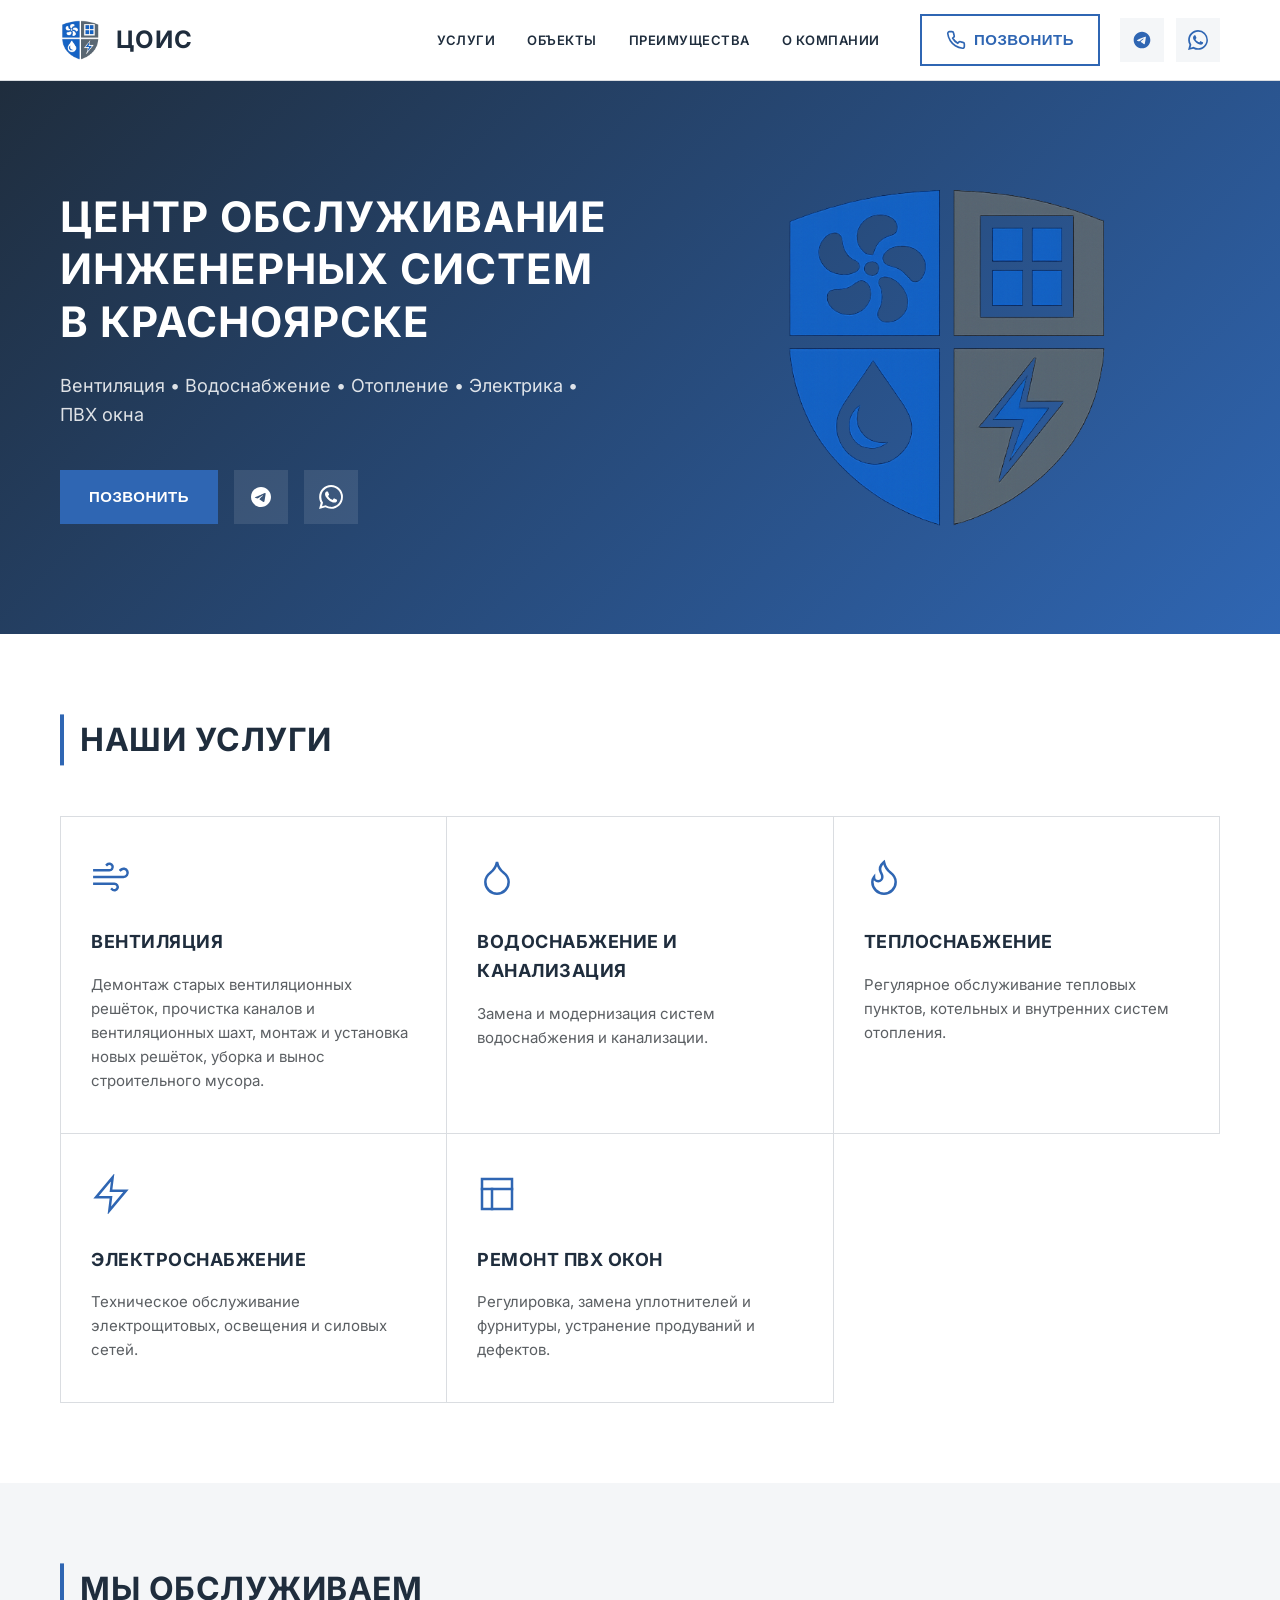
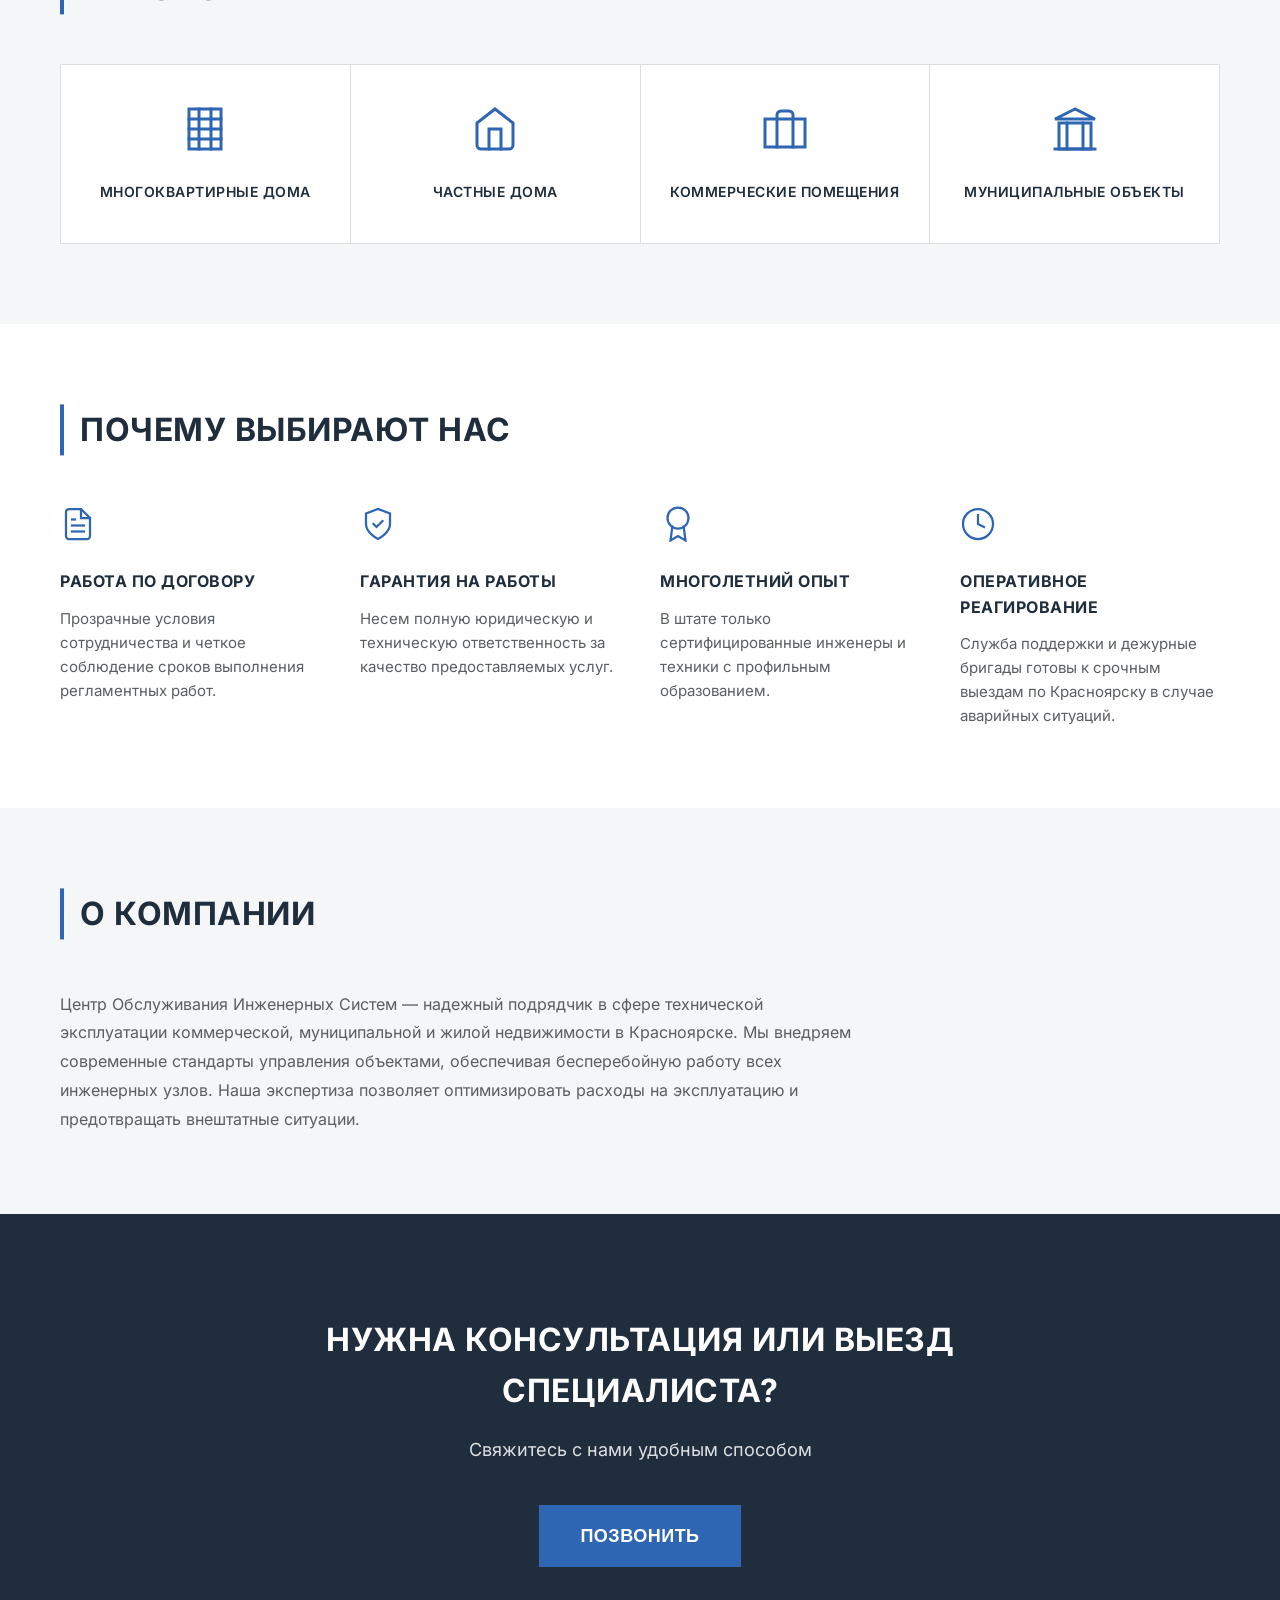
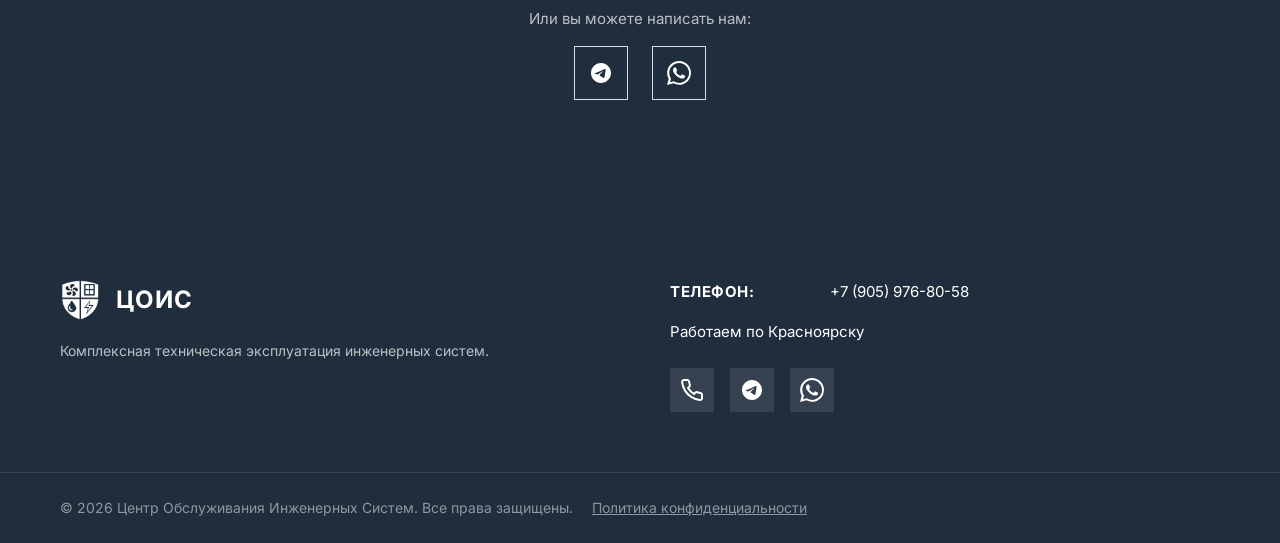
<file: index.html>
<!DOCTYPE html>
<html lang="ru">

<head>
    <meta charset="UTF-8">
    <meta name="viewport" content="width=device-width, initial-scale=1.0">
    <meta name="description"
        content="Центр Обслуживания Инженерных Систем в Красноярске. Профессиональный монтаж, ремонт и техническое обслуживание вентиляции, водоснабжения, отопления, электрики и ПВХ окон для частных, коммерческих и муниципальных объектов.">
    <meta name="keywords"
        content="обслуживание инженерных систем, Красноярск, вентиляция, водоснабжение, отопление, электрика, ремонт окон, ЦОИС">
    <meta name="author" content="ЦОИС">
    <title>Центр Обслуживания Инженерных Систем | Красноярск</title>


    <link rel="icon" type="image/png" href="image/logo.png">
    <link rel="apple-touch-icon" href="image/logo.png">


    <link rel="stylesheet" href="css/styles.css">
    <link rel="stylesheet" href="css/fonts.css">
    <!-- Yandex.Metrika counter -->
    <script type="text/javascript">
        (function (m, e, t, r, i, k, a) {
            m[i] = m[i] || function () { (m[i].a = m[i].a || []).push(arguments) };
            m[i].l = 1 * new Date();
            for (var j = 0; j < document.scripts.length; j++) { if (document.scripts[j].src === r) { return; } }
            k = e.createElement(t), a = e.getElementsByTagName(t)[0], k.async = 1, k.src = r, a.parentNode.insertBefore(k, a)
        })(window, document, 'script', 'https://mc.yandex.ru/metrika/tag.js?id=108239264', 'ym');

        ym(108239264, 'init', { ssr: true, clickmap: true, ecommerce: "dataLayer", referrer: document.referrer, url: location.href, accurateTrackBounce: true, trackLinks: true });
    </script>
    <noscript>
        <div><img src="https://mc.yandex.ru/watch/108239264" style="position:absolute; left:-9999px;" alt="" /></div>
    </noscript>
    <!-- /Yandex.Metrika counter -->
</head>

<body>
    <header class="header" id="header">
        <div class="container header-container">
            <a href="#" class="logo">
                <img src="image/logo.png" alt="ЦОИС" class="logo-img">
                <span class="logo-text">ЦОИС</span>
            </a>
            <div class="header-right">
                <nav class="nav">
                    <a href="#services">Услуги</a>
                    <a href="#objects">Объекты</a>
                    <a href="#advantages">Преимущества</a>
                    <a href="#about">О компании</a>
                </nav>
                <div class="header-actions">
                    <button class="btn btn-call-outline" id="headerCallBtn">
                        <svg viewBox="0 0 24 24" fill="none" stroke="currentColor" stroke-width="2"
                            stroke-linecap="square" stroke-linejoin="miter" class="btn-icon">
                            <path
                                d="M22 16.92v3a2 2 0 0 1-2.18 2 19.79 19.79 0 0 1-8.63-3.07 19.5 19.5 0 0 1-6-6 19.79 19.79 0 0 1-3.07-8.67A2 2 0 0 1 4.11 2h3a2 2 0 0 1 2 1.72 12.84 12.84 0 0 0 .7 2.81 2 2 0 0 1-.45 2.11L8.09 9.91a16 16 0 0 0 6 6l1.27-1.27a2 2 0 0 1 2.11-.45 12.84 12.84 0 0 0 2.81.7A2 2 0 0 1 22 16.92z">
                            </path>
                        </svg>
                        <span class="btn-text">Позвонить</span>
                    </button>

                    <div class="header-socials">
                        <a href="https://t.me/cois24ru" target="_blank" class="header-social-icon"
                            aria-label="Telegram">
                            <svg viewBox="0 0 24 24" fill="currentColor">
                                <path
                                    d="M12 2C6.48 2 2 6.48 2 12s4.48 10 10 10 10-4.48 10-10S17.52 2 12 2zm4.64 6.8c-.15 1.58-.8 5.42-1.13 7.19-.14.75-.42 1-.68 1.03-.58.05-1.02-.38-1.58-.75-.88-.58-1.38-.94-2.23-1.5-.99-.65-.35-1.01.22-1.59.15-.15 2.71-2.48 2.76-2.69a.2.2 0 0 0-.05-.18c-.06-.05-.14-.03-.21-.02-.09.02-1.49.95-4.22 2.79-.4.27-.76.41-1.08.4-.36-.01-1.04-.2-1.55-.37-.63-.2-1.12-.31-1.08-.66.02-.18.27-.36.74-.55 2.92-1.27 4.86-2.11 5.83-2.51 2.78-1.16 3.35-1.36 3.73-1.36.08 0 .27.02.39.12.1.08.13.19.14.27-.01.06.01.24 0 .38z" />
                            </svg>
                        </a>
                        <a href="https://wa.me/79059768058" target="_blank" class="header-social-icon"
                            aria-label="WhatsApp">
                            <svg viewBox="0 0 24 24" fill="currentColor">
                                <path
                                    d="M17.47 14.38c-.29-.15-1.76-.87-2.03-.97-.27-.1-.47-.15-.67.15-.2.3-.77.97-.94 1.16-.17.2-.35.22-.64.08-.3-.15-1.26-.46-2.39-1.48-.88-.79-1.46-1.76-1.63-2.06-.17-.3-.02-.46.13-.61.13-.13.3-.35.45-.52.15-.17.2-.3.3-.5.1-.2.05-.37-.03-.52-.07-.15-.67-1.61-.92-2.21-.24-.58-.49-.5-.67-.51h-.57c-.2 0-.52.07-.79.37-.27.3-1.04 1.02-1.04 2.48s1.07 2.88 1.21 3.07c.15.2 2.1 3.2 5.08 4.49.71.31 1.26.49 1.69.63.71.23 1.36.19 1.87.12.57-.08 1.76-.72 2.01-1.41.25-.69.25-1.29.17-1.41-.07-.12-.27-.2-.57-.35m-5.42 7.4h-.01c-1.75 0-3.46-.47-4.96-1.36l-.35-.21-3.69.97.98-3.6-.23-.37A9.82 9.82 0 0 1 2.27 12c0-5.45 4.44-9.88 9.89-9.88 2.64 0 5.12 1.03 6.99 2.9 1.87 1.86 2.89 4.35 2.89 6.99-.01 5.45-4.45 9.88-9.9 9.88m8.41-18.3A11.83 11.83 0 0 0 12.05 0C5.5 0 .16 5.34.16 11.89c0 2.1.55 4.14 1.59 5.95L.06 24l6.3-1.65a11.9 11.9 0 0 0 5.68 1.45h.01c6.55 0 11.89-5.33 11.89-11.89a11.83 11.83 0 0 0-3.48-8.41z" />
                            </svg>
                        </a>
                    </div>
                </div>
            </div>
        </div>
    </header>

    <main>
        <section class="hero">
            <div class="container hero-container">
                <div class="hero-content">
                    <h1 class="hero-title">Центр обслуживание инженерных систем в Красноярске</h1>
                    <p class="hero-subtitle">Вентиляция &bull; Водоснабжение &bull; Отопление &bull; Электрика &bull;
                        ПВХ окна</p>
                    <div class="hero-actions">
                        <button class="btn btn-primary" id="heroCallBtn">Позвонить</button>
                        <div class="hero-socials">
                            <a href="https://t.me/cois24ru" target="_blank" class="hero-social-icon"
                                aria-label="Telegram">
                                <svg viewBox="0 0 24 24" fill="currentColor">
                                    <path
                                        d="M12 2C6.48 2 2 6.48 2 12s4.48 10 10 10 10-4.48 10-10S17.52 2 12 2zm4.64 6.8c-.15 1.58-.8 5.42-1.13 7.19-.14.75-.42 1-.68 1.03-.58.05-1.02-.38-1.58-.75-.88-.58-1.38-.94-2.23-1.5-.99-.65-.35-1.01.22-1.59.15-.15 2.71-2.48 2.76-2.69a.2.2 0 0 0-.05-.18c-.06-.05-.14-.03-.21-.02-.09.02-1.49.95-4.22 2.79-.4.27-.76.41-1.08.4-.36-.01-1.04-.2-1.55-.37-.63-.2-1.12-.31-1.08-.66.02-.18.27-.36.74-.55 2.92-1.27 4.86-2.11 5.83-2.51 2.78-1.16 3.35-1.36 3.73-1.36.08 0 .27.02.39.12.1.08.13.19.14.27-.01.06.01.24 0 .38z" />
                                </svg>
                            </a>
                            <a href="https://wa.me/79059768058" target="_blank" class="hero-social-icon"
                                aria-label="WhatsApp">
                                <svg viewBox="0 0 24 24" fill="currentColor">
                                    <path
                                        d="M17.47 14.38c-.29-.15-1.76-.87-2.03-.97-.27-.1-.47-.15-.67.15-.2.3-.77.97-.94 1.16-.17.2-.35.22-.64.08-.3-.15-1.26-.46-2.39-1.48-.88-.79-1.46-1.76-1.63-2.06-.17-.3-.02-.46.13-.61.13-.13.3-.35.45-.52.15-.17.2-.3.3-.5.1-.2.05-.37-.03-.52-.07-.15-.67-1.61-.92-2.21-.24-.58-.49-.5-.67-.51h-.57c-.2 0-.52.07-.79.37-.27.3-1.04 1.02-1.04 2.48s1.07 2.88 1.21 3.07c.15.2 2.1 3.2 5.08 4.49.71.31 1.26.49 1.69.63.71.23 1.36.19 1.87.12.57-.08 1.76-.72 2.01-1.41.25-.69.25-1.29.17-1.41-.07-.12-.27-.2-.57-.35m-5.42 7.4h-.01c-1.75 0-3.46-.47-4.96-1.36l-.35-.21-3.69.97.98-3.6-.23-.37A9.82 9.82 0 0 1 2.27 12c0-5.45 4.44-9.88 9.89-9.88 2.64 0 5.12 1.03 6.99 2.9 1.87 1.86 2.89 4.35 2.89 6.99-.01 5.45-4.45 9.88-9.9 9.88m8.41-18.3A11.83 11.83 0 0 0 12.05 0C5.5 0 .16 5.34.16 11.89c0 2.1.55 4.14 1.59 5.95L.06 24l6.3-1.65a11.9 11.9 0 0 0 5.68 1.45h.01c6.55 0 11.89-5.33 11.89-11.89a11.83 11.83 0 0 0-3.48-8.41z" />
                                </svg>
                            </a>
                        </div>
                    </div>
                </div>
                <div class="hero-visual">
                    <img src="image/logo.png" alt="Логотип ЦОИС" class="hero-logo">
                </div>
            </div>
        </section>

        <section id="services" class="services section">
            <div class="container">
                <h2 class="section-title">Наши услуги</h2>
                <div class="services-grid">
                    <div class="service-card">
                        <div class="service-icon">
                            <svg viewBox="0 0 24 24" fill="none" stroke="currentColor" stroke-width="1.5"
                                stroke-linecap="square" stroke-linejoin="miter">
                                <path
                                    d="M9.59 4.59A2 2 0 1 1 11 8H2m10.59 11.41A2 2 0 1 0 14 16H2m15.73-8.27A2.5 2.5 0 1 1 19.5 12H2" />
                            </svg>
                        </div>
                        <h3>Вентиляция</h3>
                        <p>Демонтаж старых вентиляционных решёток, прочистка каналов и вентиляционных шахт, монтаж и
                            установка новых решёток, уборка и вынос строительного мусора.</p>
                    </div>
                    <div class="service-card">
                        <div class="service-icon">
                            <svg viewBox="0 0 24 24" fill="none" stroke="currentColor" stroke-width="1.5"
                                stroke-linecap="square" stroke-linejoin="miter">
                                <path
                                    d="M12 22a7 7 0 0 0 7-7c0-2-1-3.9-3-5.5s-3.5-4-4-6.5c-.5 2.5-2 4.9-4 6.5C6 11.1 5 13 5 15a7 7 0 0 0 7 7z" />
                            </svg>
                        </div>
                        <h3>Водоснабжение и канализация</h3>
                        <p>Замена и модернизация систем водоснабжения и канализации.</p>
                    </div>
                    <div class="service-card">
                        <div class="service-icon">
                            <svg viewBox="0 0 24 24" fill="none" stroke="currentColor" stroke-width="1.5"
                                stroke-linecap="square" stroke-linejoin="miter">
                                <path
                                    d="M8.5 14.5A2.5 2.5 0 0 0 11 12c0-1.38-.5-2-1-3-1.072-2.143-.224-4.054 2-6 .5 2.5 2 4.9 4 6.5 2 1.6 3 3.5 3 5.5a7 7 0 1 1-14 0c0-1.153.433-2.294 1-3a2.5 2.5 0 0 0 2.5 2.5z" />
                            </svg>
                        </div>
                        <h3>Теплоснабжение</h3>
                        <p>Регулярное обслуживание тепловых пунктов, котельных и внутренних систем отопления.</p>
                    </div>
                    <div class="service-card">
                        <div class="service-icon">
                            <svg viewBox="0 0 24 24" fill="none" stroke="currentColor" stroke-width="1.5"
                                stroke-linecap="square" stroke-linejoin="miter">
                                <polygon points="13 2 3 14 12 14 11 22 21 10 12 10 13 2" />
                            </svg>
                        </div>
                        <h3>Электроснабжение</h3>
                        <p>Техническое обслуживание электрощитовых, освещения и силовых сетей.</p>
                    </div>
                    <div class="service-card">
                        <div class="service-icon">
                            <svg viewBox="0 0 24 24" fill="none" stroke="currentColor" stroke-width="1.5"
                                stroke-linecap="square" stroke-linejoin="miter">
                                <rect x="3" y="3" width="18" height="18" rx="0" ry="0" />
                                <line x1="3" y1="9" x2="21" y2="9" />
                                <line x1="9" y1="21" x2="9" y2="9" />
                            </svg>
                        </div>
                        <h3>Ремонт ПВХ окон</h3>
                        <p>Регулировка, замена уплотнителей и фурнитуры, устранение продуваний и дефектов.</p>
                    </div>
                </div>
            </div>
        </section>

        <section id="objects" class="objects section bg-light">
            <div class="container">
                <h2 class="section-title">Мы обслуживаем</h2>
                <div class="objects-grid">
                    <div class="object-item">
                        <div class="object-icon">
                            <svg viewBox="0 0 24 24" fill="none" stroke="currentColor" stroke-width="1.5"
                                stroke-linecap="square" stroke-linejoin="miter">
                                <rect x="4" y="2" width="16" height="20" rx="0" ry="0" />
                                <line x1="9" y1="22" x2="9" y2="2" />
                                <line x1="15" y1="22" x2="15" y2="2" />
                                <line x1="4" y1="12" x2="20" y2="12" />
                                <line x1="4" y1="7" x2="20" y2="7" />
                                <line x1="4" y1="17" x2="20" y2="17" />
                            </svg>
                        </div>
                        <h3>Многоквартирные дома</h3>
                    </div>
                    <div class="object-item">
                        <div class="object-icon">
                            <svg viewBox="0 0 24 24" fill="none" stroke="currentColor" stroke-width="1.5"
                                stroke-linecap="square" stroke-linejoin="miter">
                                <path d="M3 9l9-7 9 7v11a2 2 0 0 1-2 2H5a2 2 0 0 1-2-2z" />
                                <polyline points="9 22 9 12 15 12 15 22" />
                            </svg>
                        </div>
                        <h3>Частные дома</h3>
                    </div>
                    <div class="object-item">
                        <div class="object-icon">
                            <svg viewBox="0 0 24 24" fill="none" stroke="currentColor" stroke-width="1.5"
                                stroke-linecap="square" stroke-linejoin="miter">
                                <rect x="2" y="7" width="20" height="14" rx="0" ry="0" />
                                <path d="M16 21V5a2 2 0 0 0-2-2h-4a2 2 0 0 0-2 2v16" />
                            </svg>
                        </div>
                        <h3>Коммерческие помещения</h3>
                    </div>
                    <div class="object-item">
                        <div class="object-icon">
                            <svg viewBox="0 0 24 24" fill="none" stroke="currentColor" stroke-width="1.5"
                                stroke-linecap="square" stroke-linejoin="miter">
                                <polygon points="12 2 2 7 22 7 12 2" />
                                <rect x="4" y="9" width="16" height="13" />
                                <line x1="8" y1="9" x2="8" y2="22" />
                                <line x1="16" y1="9" x2="16" y2="22" />
                                <line x1="2" y1="22" x2="22" y2="22" />
                            </svg>
                        </div>
                        <h3>Муниципальные объекты</h3>
                    </div>
                </div>
            </div>
        </section>

        <section id="advantages" class="advantages section">
            <div class="container">
                <h2 class="section-title">Почему выбирают нас</h2>
                <div class="advantages-grid">
                    <div class="advantage-card">
                        <div class="advantage-icon">
                            <svg viewBox="0 0 24 24" fill="none" stroke="currentColor" stroke-width="1.5"
                                stroke-linecap="square" stroke-linejoin="miter">
                                <path d="M14 2H6a2 2 0 0 0-2 2v16a2 2 0 0 0 2 2h12a2 2 0 0 0 2-2V8z" />
                                <polyline points="14 2 14 8 20 8" />
                                <line x1="16" y1="13" x2="8" y2="13" />
                                <line x1="16" y1="17" x2="8" y2="17" />
                                <polyline points="10 9 9 9 8 9" />
                            </svg>
                        </div>
                        <h3>Работа по договору</h3>
                        <p>Прозрачные условия сотрудничества и четкое соблюдение сроков выполнения регламентных работ.
                        </p>
                    </div>
                    <div class="advantage-card">
                        <div class="advantage-icon">
                            <svg viewBox="0 0 24 24" fill="none" stroke="currentColor" stroke-width="1.5"
                                stroke-linecap="square" stroke-linejoin="miter">
                                <path d="M12 22s8-4 8-10V5l-8-3-8 3v7c0 6 8 10 8 10z" />
                                <polyline points="9 12 11 14 15 10" />
                            </svg>
                        </div>
                        <h3>Гарантия на работы</h3>
                        <p>Несем полную юридическую и техническую ответственность за качество предоставляемых услуг.</p>
                    </div>
                    <div class="advantage-card">
                        <div class="advantage-icon">
                            <svg viewBox="0 0 24 24" fill="none" stroke="currentColor" stroke-width="1.5"
                                stroke-linecap="square" stroke-linejoin="miter">
                                <circle cx="12" cy="8" r="7" />
                                <polyline points="8.21 13.89 7 23 12 20 17 23 15.79 13.88" />
                            </svg>
                        </div>
                        <h3>Многолетний опыт</h3>
                        <p>В штате только сертифицированные инженеры и техники с профильным образованием.</p>
                    </div>
                    <div class="advantage-card">
                        <div class="advantage-icon">
                            <svg viewBox="0 0 24 24" fill="none" stroke="currentColor" stroke-width="1.5"
                                stroke-linecap="square" stroke-linejoin="miter">
                                <circle cx="12" cy="12" r="10" />
                                <polyline points="12 6 12 12 16 14" />
                            </svg>
                        </div>
                        <h3>Оперативное реагирование</h3>
                        <p>Служба поддержки и дежурные бригады готовы к срочным выездам по Красноярску в случае
                            аварийных ситуаций.</p>
                    </div>
                </div>
            </div>
        </section>

        <section id="about" class="about section bg-light">
            <div class="container">
                <div class="about-content">
                    <h2 class="section-title">О компании</h2>
                    <p class="about-text">
                        Центр Обслуживания Инженерных Систем — надежный подрядчик в сфере технической эксплуатации
                        коммерческой, муниципальной и жилой недвижимости в Красноярске. Мы внедряем современные
                        стандарты управления
                        объектами, обеспечивая бесперебойную работу всех инженерных узлов. Наша экспертиза позволяет
                        оптимизировать расходы на эксплуатацию и предотвращать внештатные ситуации.
                    </p>
                </div>
            </div>
        </section>

        <section class="cta section">
            <div class="container">
                <div class="cta-content">
                    <h2 class="cta-title">НУЖНА КОНСУЛЬТАЦИЯ ИЛИ ВЫЕЗД СПЕЦИАЛИСТА?</h2>
                    <p class="cta-subtitle">Свяжитесь с нами удобным способом</p>
                    <button class="btn btn-primary cta-main-btn" id="ctaCallBtn">ПОЗВОНИТЬ</button>

                    <div class="cta-messengers-group">
                        <p class="cta-messengers-title">Или вы можете написать нам:</p>
                        <div class="cta-socials">
                            <a href="https://t.me/cois24ru" target="_blank" class="cta-social-icon"
                                aria-label="Telegram">
                                <svg viewBox="0 0 24 24" fill="currentColor">
                                    <path
                                        d="M12 2C6.48 2 2 6.48 2 12s4.48 10 10 10 10-4.48 10-10S17.52 2 12 2zm4.64 6.8c-.15 1.58-.8 5.42-1.13 7.19-.14.75-.42 1-.68 1.03-.58.05-1.02-.38-1.58-.75-.88-.58-1.38-.94-2.23-1.5-.99-.65-.35-1.01.22-1.59.15-.15 2.71-2.48 2.76-2.69a.2.2 0 0 0-.05-.18c-.06-.05-.14-.03-.21-.02-.09.02-1.49.95-4.22 2.79-.4.27-.76.41-1.08.4-.36-.01-1.04-.2-1.55-.37-.63-.2-1.12-.31-1.08-.66.02-.18.27-.36.74-.55 2.92-1.27 4.86-2.11 5.83-2.51 2.78-1.16 3.35-1.36 3.73-1.36.08 0 .27.02.39.12.1.08.13.19.14.27-.01.06.01.24 0 .38z" />
                                </svg>
                            </a>
                            <a href="https://wa.me/79059768058" target="_blank" class="cta-social-icon"
                                aria-label="WhatsApp">
                                <svg viewBox="0 0 24 24" fill="currentColor">
                                    <path
                                        d="M17.47 14.38c-.29-.15-1.76-.87-2.03-.97-.27-.1-.47-.15-.67.15-.2.3-.77.97-.94 1.16-.17.2-.35.22-.64.08-.3-.15-1.26-.46-2.39-1.48-.88-.79-1.46-1.76-1.63-2.06-.17-.3-.02-.46.13-.61.13-.13.3-.35.45-.52.15-.17.2-.3.3-.5.1-.2.05-.37-.03-.52-.07-.15-.67-1.61-.92-2.21-.24-.58-.49-.5-.67-.51h-.57c-.2 0-.52.07-.79.37-.27.3-1.04 1.02-1.04 2.48s1.07 2.88 1.21 3.07c.15.2 2.1 3.2 5.08 4.49.71.31 1.26.49 1.69.63.71.23 1.36.19 1.87.12.57-.08 1.76-.72 2.01-1.41.25-.69.25-1.29.17-1.41-.07-.12-.27-.2-.57-.35m-5.42 7.4h-.01c-1.75 0-3.46-.47-4.96-1.36l-.35-.21-3.69.97.98-3.6-.23-.37A9.82 9.82 0 0 1 2.27 12c0-5.45 4.44-9.88 9.89-9.88 2.64 0 5.12 1.03 6.99 2.9 1.87 1.86 2.89 4.35 2.89 6.99-.01 5.45-4.45 9.88-9.9 9.88m8.41-18.3A11.83 11.83 0 0 0 12.05 0C5.5 0 .16 5.34.16 11.89c0 2.1.55 4.14 1.59 5.95L.06 24l6.3-1.65a11.9 11.9 0 0 0 5.68 1.45h.01c6.55 0 11.89-5.33 11.89-11.89a11.83 11.83 0 0 0-3.48-8.41z" />
                                </svg>
                            </a>
                        </div>
                    </div>
                </div>
            </div>
        </section>
    </main>

    <footer id="contacts" class="footer">
        <div class="container footer-container">
            <div class="footer-info">
                <div class="logo footer-logo">
                    <img src="image/logo.png" alt="ЦОИС" class="logo-img-footer">
                    <span>ЦОИС</span>
                </div>
                <p>Комплексная техническая эксплуатация инженерных систем.</p>
            </div>
            <div class="footer-contacts">
                <div class="contact-item">
                    <span class="contact-label">Телефон:</span>
                    <a href="tel:+79059768058">+7 (905) 976-80-58</a>
                </div>

                <div class="contact-item">
                    <span>Работаем по Красноярску</span>
                </div>
                <div class="footer-socials">
                    <a href="tel:+79059768058" class="social-icon" aria-label="Позвонить">
                        <svg viewBox="0 0 24 24" fill="none" stroke="currentColor" stroke-width="2"
                            stroke-linecap="square" stroke-linejoin="miter">
                            <path
                                d="M22 16.92v3a2 2 0 0 1-2.18 2 19.79 19.79 0 0 1-8.63-3.07 19.5 19.5 0 0 1-6-6 19.79 19.79 0 0 1-3.07-8.67A2 2 0 0 1 4.11 2h3a2 2 0 0 1 2 1.72 12.84 12.84 0 0 0 .7 2.81 2 2 0 0 1-.45 2.11L8.09 9.91a16 16 0 0 0 6 6l1.27-1.27a2 2 0 0 1 2.11-.45 12.84 12.84 0 0 0 2.81.7A2 2 0 0 1 22 16.92z">
                            </path>
                        </svg>
                    </a>
                    <a href="https://t.me/cois24ru" target="_blank" class="social-icon" aria-label="Telegram">
                        <svg viewBox="0 0 24 24" fill="currentColor">
                            <path
                                d="M12 2C6.48 2 2 6.48 2 12s4.48 10 10 10 10-4.48 10-10S17.52 2 12 2zm4.64 6.8c-.15 1.58-.8 5.42-1.13 7.19-.14.75-.42 1-.68 1.03-.58.05-1.02-.38-1.58-.75-.88-.58-1.38-.94-2.23-1.5-.99-.65-.35-1.01.22-1.59.15-.15 2.71-2.48 2.76-2.69a.2.2 0 0 0-.05-.18c-.06-.05-.14-.03-.21-.02-.09.02-1.49.95-4.22 2.79-.4.27-.76.41-1.08.4-.36-.01-1.04-.2-1.55-.37-.63-.2-1.12-.31-1.08-.66.02-.18.27-.36.74-.55 2.92-1.27 4.86-2.11 5.83-2.51 2.78-1.16 3.35-1.36 3.73-1.36.08 0 .27.02.39.12.1.08.13.19.14.27-.01.06.01.24 0 .38z" />
                        </svg>
                    </a>
                    <a href="https://wa.me/79059768058" target="_blank" class="social-icon" aria-label="WhatsApp">
                        <svg viewBox="0 0 24 24" fill="currentColor">
                            <path
                                d="M17.47 14.38c-.29-.15-1.76-.87-2.03-.97-.27-.1-.47-.15-.67.15-.2.3-.77.97-.94 1.16-.17.2-.35.22-.64.08-.3-.15-1.26-.46-2.39-1.48-.88-.79-1.46-1.76-1.63-2.06-.17-.3-.02-.46.13-.61.13-.13.3-.35.45-.52.15-.17.2-.3.3-.5.1-.2.05-.37-.03-.52-.07-.15-.67-1.61-.92-2.21-.24-.58-.49-.5-.67-.51h-.57c-.2 0-.52.07-.79.37-.27.3-1.04 1.02-1.04 2.48s1.07 2.88 1.21 3.07c.15.2 2.1 3.2 5.08 4.49.71.31 1.26.49 1.69.63.71.23 1.36.19 1.87.12.57-.08 1.76-.72 2.01-1.41.25-.69.25-1.29.17-1.41-.07-.12-.27-.2-.57-.35m-5.42 7.4h-.01c-1.75 0-3.46-.47-4.96-1.36l-.35-.21-3.69.97.98-3.6-.23-.37A9.82 9.82 0 0 1 2.27 12c0-5.45 4.44-9.88 9.89-9.88 2.64 0 5.12 1.03 6.99 2.9 1.87 1.86 2.89 4.35 2.89 6.99-.01 5.45-4.45 9.88-9.9 9.88m8.41-18.3A11.83 11.83 0 0 0 12.05 0C5.5 0 .16 5.34.16 11.89c0 2.1.55 4.14 1.59 5.95L.06 24l6.3-1.65a11.9 11.9 0 0 0 5.68 1.45h.01c6.55 0 11.89-5.33 11.89-11.89a11.83 11.83 0 0 0-3.48-8.41z" />
                        </svg>
                    </a>
                </div>
            </div>
        </div>
        <div class="footer-bottom">
            <div class="container">
                <p>&copy; 2026 Центр Обслуживания Инженерных Систем. Все права защищены. <a href="/privacy/"
                        style="text-decoration: underline; margin-left: 15px;">Политика конфиденциальности</a></p>
            </div>
        </div>
    </footer>

    <div class="popup-overlay" id="callPopup">
        <div class="popup-content">
            <button class="popup-close" id="popupCloseBtn" aria-label="Закрыть">
                <svg viewBox="0 0 24 24" fill="none" stroke="currentColor" stroke-width="2" stroke-linecap="square"
                    stroke-linejoin="miter">
                    <line x1="18" y1="6" x2="6" y2="18"></line>
                    <line x1="6" y1="6" x2="18" y2="18"></line>
                </svg>
            </button>
            <h3 class="popup-title">Связаться с нами</h3>
            <a href="tel:+79059768058" class="popup-phone">+7 (905) 976-80-58</a>
            <p class="popup-subtitle">Или напишите в удобный мессенджер:</p>
            <div class="popup-messengers">
                <a href="https://t.me/cois24ru" target="_blank" class="messenger-btn btn-tg">
                    <svg viewBox="0 0 24 24" fill="currentColor">
                        <path
                            d="M12 2C6.48 2 2 6.48 2 12s4.48 10 10 10 10-4.48 10-10S17.52 2 12 2zm4.64 6.8c-.15 1.58-.8 5.42-1.13 7.19-.14.75-.42 1-.68 1.03-.58.05-1.02-.38-1.58-.75-.88-.58-1.38-.94-2.23-1.5-.99-.65-.35-1.01.22-1.59.15-.15 2.71-2.48 2.76-2.69a.2.2 0 0 0-.05-.18c-.06-.05-.14-.03-.21-.02-.09.02-1.49.95-4.22 2.79-.4.27-.76.41-1.08.4-.36-.01-1.04-.2-1.55-.37-.63-.2-1.12-.31-1.08-.66.02-.18.27-.36.74-.55 2.92-1.27 4.86-2.11 5.83-2.51 2.78-1.16 3.35-1.36 3.73-1.36.08 0 .27.02.39.12.1.08.13.19.14.27-.01.06.01.24 0 .38z" />
                    </svg>
                    <span>Telegram</span>
                </a>
                <a href="https://wa.me/79059768058" target="_blank" class="messenger-btn btn-wa">
                    <svg viewBox="0 0 24 24" fill="currentColor">
                        <path
                            d="M17.47 14.38c-.29-.15-1.76-.87-2.03-.97-.27-.1-.47-.15-.67.15-.2.3-.77.97-.94 1.16-.17.2-.35.22-.64.08-.3-.15-1.26-.46-2.39-1.48-.88-.79-1.46-1.76-1.63-2.06-.17-.3-.02-.46.13-.61.13-.13.3-.35.45-.52.15-.17.2-.3.3-.5.1-.2.05-.37-.03-.52-.07-.15-.67-1.61-.92-2.21-.24-.58-.49-.5-.67-.51h-.57c-.2 0-.52.07-.79.37-.27.3-1.04 1.02-1.04 2.48s1.07 2.88 1.21 3.07c.15.2 2.1 3.2 5.08 4.49.71.31 1.26.49 1.69.63.71.23 1.36.19 1.87.12.57-.08 1.76-.72 2.01-1.41.25-.69.25-1.29.17-1.41-.07-.12-.27-.2-.57-.35m-5.42 7.4h-.01c-1.75 0-3.46-.47-4.96-1.36l-.35-.21-3.69.97.98-3.6-.23-.37A9.82 9.82 0 0 1 2.27 12c0-5.45 4.44-9.88 9.89-9.88 2.64 0 5.12 1.03 6.99 2.9 1.87 1.86 2.89 4.35 2.89 6.99-.01 5.45-4.45 9.88-9.9 9.88m8.41-18.3A11.83 11.83 0 0 0 12.05 0C5.5 0 .16 5.34.16 11.89c0 2.1.55 4.14 1.59 5.95L.06 24l6.3-1.65a11.9 11.9 0 0 0 5.68 1.45h.01c6.55 0 11.89-5.33 11.89-11.89a11.83 11.83 0 0 0-3.48-8.41z" />
                    </svg>
                    <span>WhatsApp</span>
                </a>
            </div>
        </div>
    </div>

    <button class="scroll-top-btn" id="scrollTopBtn" aria-label="Наверх">
        <svg viewBox="0 0 24 24" fill="none" stroke="currentColor" stroke-width="2" stroke-linecap="square"
            stroke-linejoin="miter">
            <polyline points="18 15 12 9 6 15"></polyline>
        </svg>
    </button>

    <script src="js/main.js"></script>
</body>

</html>
</file>
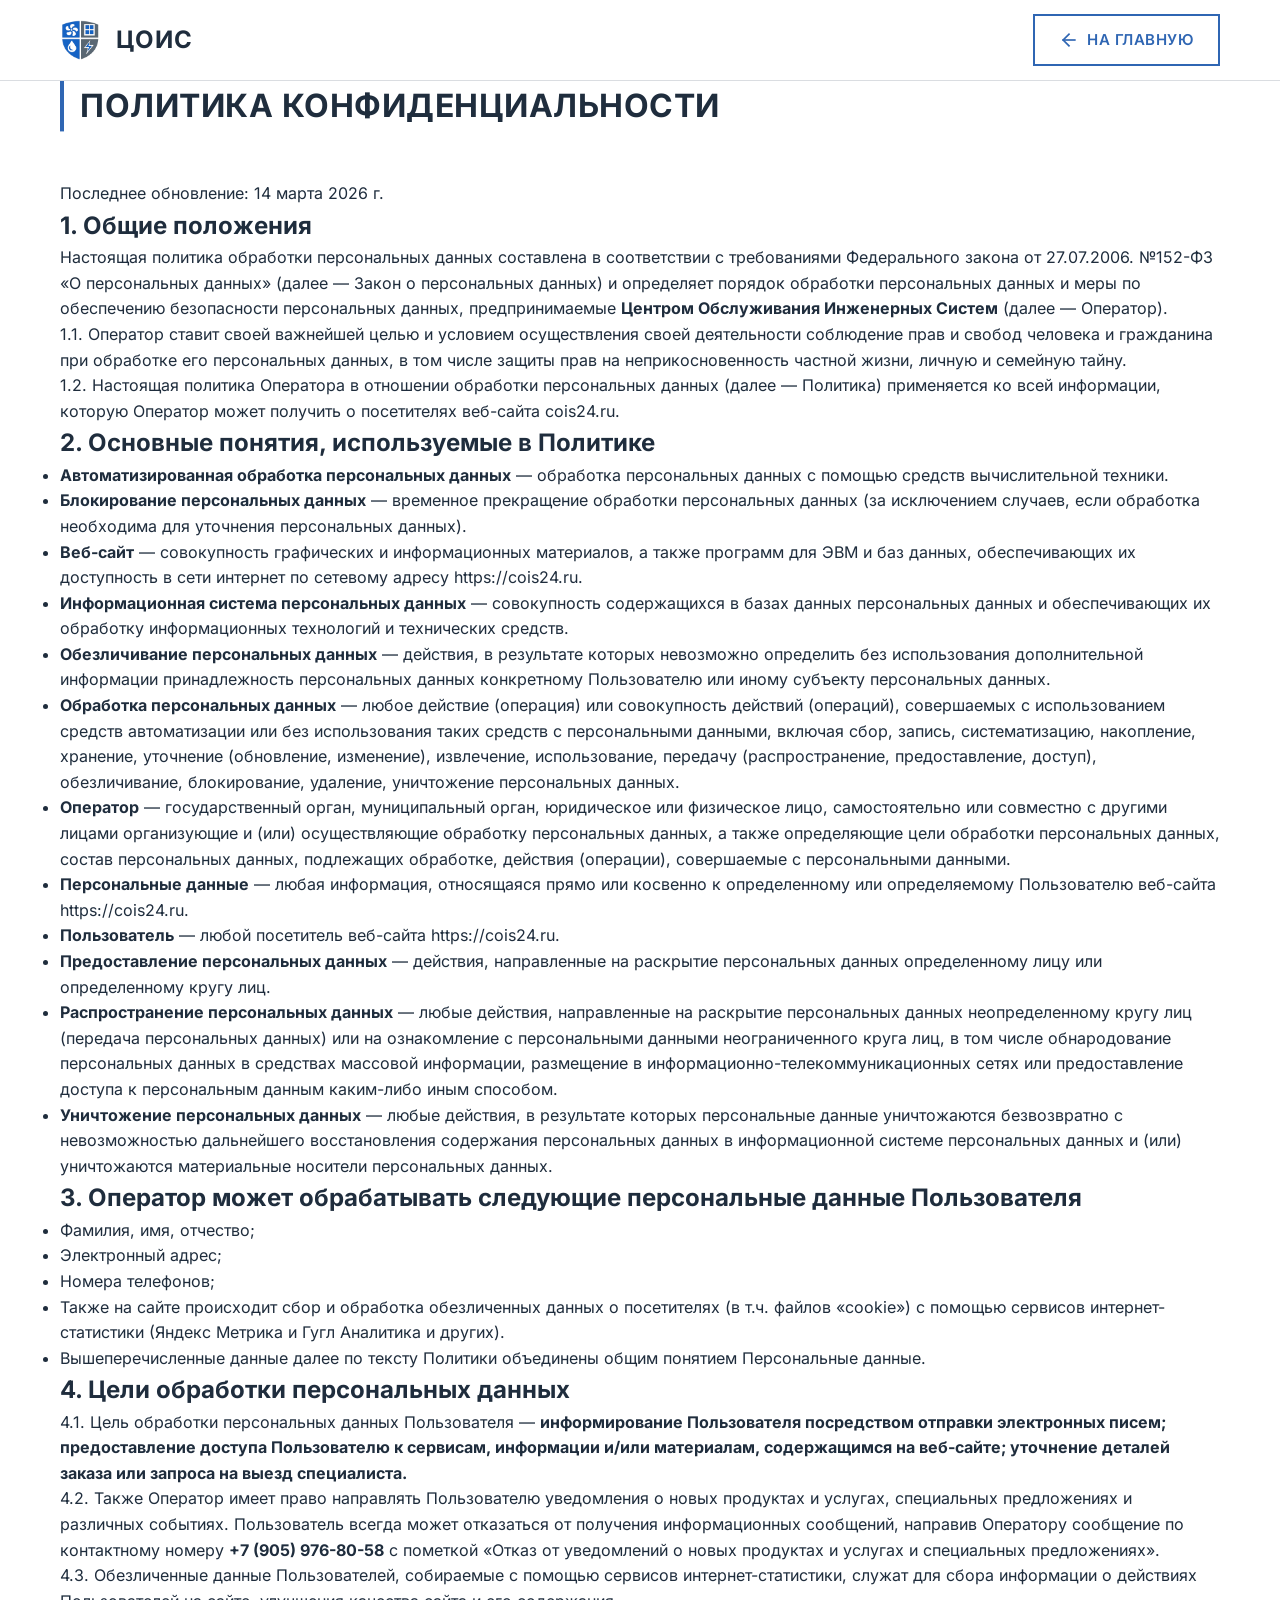
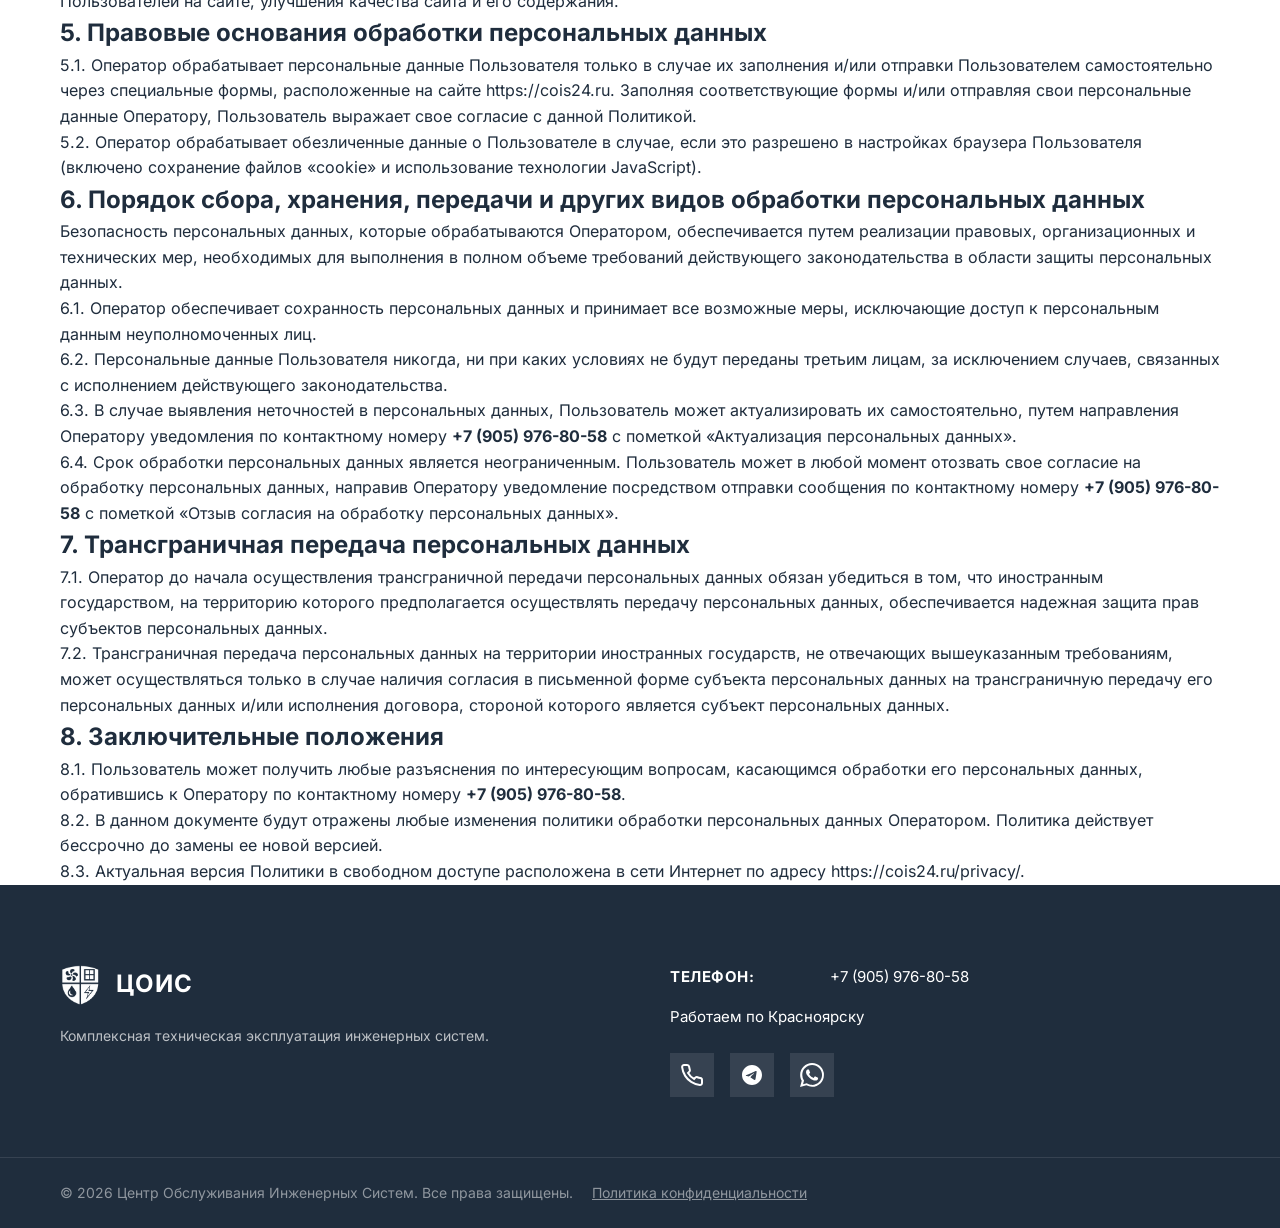
<file: privacy/index.html>
<!DOCTYPE html>
<html lang="ru">

<head>
    <meta charset="UTF-8">
    <meta name="viewport" content="width=device-width, initial-scale=1.0">
    <meta name="description"
        content="Политика конфиденциальности и обработки персональных данных Центра Обслуживания Инженерных Систем (ЦОИС) в Красноярске.">
    <meta name="robots" content="noindex, nofollow">
    <title>Политика конфиденциальности | ЦОИС</title>

    <link rel="icon" type="image/png" href="../image/logo.png">
    <link rel="apple-touch-icon" href="../image/logo.png">

    <link rel="stylesheet" href="../css/styles.css">
    <link rel="stylesheet" href="../css/fonts.css">
    <!-- Yandex.Metrika counter -->
    <script type="text/javascript">
        (function (m, e, t, r, i, k, a) {
            m[i] = m[i] || function () { (m[i].a = m[i].a || []).push(arguments) };
            m[i].l = 1 * new Date();
            for (var j = 0; j < document.scripts.length; j++) { if (document.scripts[j].src === r) { return; } }
            k = e.createElement(t), a = e.getElementsByTagName(t)[0], k.async = 1, k.src = r, a.parentNode.insertBefore(k, a)
        })(window, document, 'script', 'https://mc.yandex.ru/metrika/tag.js?id=108239264', 'ym');

        ym(108239264, 'init', { ssr: true, clickmap: true, ecommerce: "dataLayer", referrer: document.referrer, url: location.href, accurateTrackBounce: true, trackLinks: true });
    </script>
    <noscript>
        <div><img src="https://mc.yandex.ru/watch/108239264" style="position:absolute; left:-9999px;" alt="" /></div>
    </noscript>
    <!-- /Yandex.Metrika counter -->
</head>

<body>
    <header class="header" id="header">
        <div class="container header-container">
            <a href="../" class="logo">
                <img src="../image/logo.png" alt="ЦОИС" class="logo-img">
                <span class="logo-text">ЦОИС</span>
            </a>
            <div class="header-right">
                <nav class="nav">
                    <a href="../#services" style="visibility: hidden;">Услуги</a>
                </nav>
                <div class="header-actions">
                    <a href="../" class="btn btn-call-outline">
                        <svg viewBox="0 0 24 24" fill="none" stroke="currentColor" stroke-width="2"
                            stroke-linecap="square" stroke-linejoin="miter" class="btn-icon">
                            <line x1="19" y1="12" x2="5" y2="12"></line>
                            <polyline points="12 19 5 12 12 5"></polyline>
                        </svg>
                        <span class="btn-text">На главную</span>
                    </a>
                </div>
            </div>
        </div>
    </header>

    <main class="privacy-page">
        <div class="container">
            <div class="privacy-content">
                <h1 class="section-title">Политика конфиденциальности</h1>
                <p class="privacy-date">Последнее обновление: 14 марта 2026 г.</p>

                <div class="privacy-text">
                    <h2>1. Общие положения</h2>
                    <p>Настоящая политика обработки персональных данных составлена в соответствии с требованиями
                        Федерального закона от 27.07.2006. №152-ФЗ «О персональных данных» (далее — Закон о персональных
                        данных) и определяет порядок обработки персональных данных и меры по обеспечению безопасности
                        персональных данных, предпринимаемые <strong>Центром Обслуживания Инженерных Систем</strong>
                        (далее — Оператор).</p>
                    <p>1.1. Оператор ставит своей важнейшей целью и условием осуществления своей деятельности соблюдение
                        прав и свобод человека и гражданина при обработке его персональных данных, в том числе защиты
                        прав на неприкосновенность частной жизни, личную и семейную тайну.</p>
                    <p>1.2. Настоящая политика Оператора в отношении обработки персональных данных (далее — Политика)
                        применяется ко всей информации, которую Оператор может получить о посетителях веб-сайта <a
                            href="https://cois24.ru">cois24.ru</a>.</p>

                    <h2>2. Основные понятия, используемые в Политике</h2>
                    <ul>
                        <li><strong>Автоматизированная обработка персональных данных</strong> — обработка персональных
                            данных с помощью средств вычислительной техники.</li>
                        <li><strong>Блокирование персональных данных</strong> — временное прекращение обработки
                            персональных данных (за исключением случаев, если обработка необходима для уточнения
                            персональных данных).</li>
                        <li><strong>Веб-сайт</strong> — совокупность графических и информационных материалов, а также
                            программ для ЭВМ и баз данных, обеспечивающих их доступность в сети интернет по сетевому
                            адресу https://cois24.ru.</li>
                        <li><strong>Информационная система персональных данных</strong> — совокупность содержащихся в
                            базах данных персональных данных и обеспечивающих их обработку информационных технологий и
                            технических средств.</li>
                        <li><strong>Обезличивание персональных данных</strong> — действия, в результате которых
                            невозможно определить без использования дополнительной информации принадлежность
                            персональных данных конкретному Пользователю или иному субъекту персональных данных.</li>
                        <li><strong>Обработка персональных данных</strong> — любое действие (операция) или совокупность
                            действий (операций), совершаемых с использованием средств автоматизации или без
                            использования таких средств с персональными данными, включая сбор, запись, систематизацию,
                            накопление, хранение, уточнение (обновление, изменение), извлечение, использование, передачу
                            (распространение, предоставление, доступ), обезличивание, блокирование, удаление,
                            уничтожение персональных данных.</li>
                        <li><strong>Оператор</strong> — государственный орган, муниципальный орган, юридическое или
                            физическое лицо, самостоятельно или совместно с другими лицами организующие и (или)
                            осуществляющие обработку персональных данных, а также определяющие цели обработки
                            персональных данных, состав персональных данных, подлежащих обработке, действия (операции),
                            совершаемые с персональными данными.</li>
                        <li><strong>Персональные данные</strong> — любая информация, относящаяся прямо или косвенно к
                            определенному или определяемому Пользователю веб-сайта https://cois24.ru.</li>
                        <li><strong>Пользователь</strong> — любой посетитель веб-сайта https://cois24.ru.</li>
                        <li><strong>Предоставление персональных данных</strong> — действия, направленные на раскрытие
                            персональных данных определенному лицу или определенному кругу лиц.</li>
                        <li><strong>Распространение персональных данных</strong> — любые действия, направленные на
                            раскрытие персональных данных неопределенному кругу лиц (передача персональных данных) или
                            на ознакомление с персональными данными неограниченного круга лиц, в том числе обнародование
                            персональных данных в средствах массовой информации, размещение в
                            информационно-телекоммуникационных сетях или предоставление доступа к персональным данным
                            каким-либо иным способом.</li>
                        <li><strong>Уничтожение персональных данных</strong> — любые действия, в результате которых
                            персональные данные уничтожаются безвозвратно с невозможностью дальнейшего восстановления
                            содержания персональных данных в информационной системе персональных данных и (или)
                            уничтожаются материальные носители персональных данных.</li>
                    </ul>

                    <h2>3. Оператор может обрабатывать следующие персональные данные Пользователя</h2>
                    <ul>
                        <li>Фамилия, имя, отчество;</li>
                        <li>Электронный адрес;</li>
                        <li>Номера телефонов;</li>
                        <li>Также на сайте происходит сбор и обработка обезличенных данных о посетителях (в т.ч. файлов
                            «cookie») с помощью сервисов интернет-статистики (Яндекс Метрика и Гугл Аналитика и других).
                        </li>
                        <li>Вышеперечисленные данные далее по тексту Политики объединены общим понятием Персональные
                            данные.</li>
                    </ul>

                    <h2>4. Цели обработки персональных данных</h2>
                    <p>4.1. Цель обработки персональных данных Пользователя — <strong>информирование Пользователя
                            посредством отправки электронных писем; предоставление доступа Пользователю к сервисам,
                            информации и/или материалам, содержащимся на веб-сайте; уточнение деталей заказа или запроса
                            на выезд специалиста.</strong></p>
                    <p>4.2. Также Оператор имеет право направлять Пользователю уведомления о новых продуктах и услугах,
                        специальных предложениях и различных событиях. Пользователь всегда может отказаться от получения
                        информационных сообщений, направив Оператору сообщение по контактному номеру
                        <strong>+7 (905) 976-80-58</strong> с пометкой «Отказ от уведомлений о новых продуктах и услугах
                        и
                        специальных предложениях».
                    </p>
                    <p>4.3. Обезличенные данные Пользователей, собираемые с помощью сервисов интернет-статистики, служат
                        для сбора информации о действиях Пользователей на сайте, улучшения качества сайта и его
                        содержания.</p>

                    <h2>5. Правовые основания обработки персональных данных</h2>
                    <p>5.1. Оператор обрабатывает персональные данные Пользователя только в случае их заполнения и/или
                        отправки Пользователем самостоятельно через специальные формы, расположенные на сайте
                        https://cois24.ru. Заполняя соответствующие формы и/или отправляя свои персональные данные
                        Оператору, Пользователь выражает свое согласие с данной Политикой.</p>
                    <p>5.2. Оператор обрабатывает обезличенные данные о Пользователе в случае, если это разрешено в
                        настройках браузера Пользователя (включено сохранение файлов «cookie» и использование технологии
                        JavaScript).</p>

                    <h2>6. Порядок сбора, хранения, передачи и других видов обработки персональных данных</h2>
                    <p>Безопасность персональных данных, которые обрабатываются Оператором, обеспечивается путем
                        реализации правовых, организационных и технических мер, необходимых для выполнения в полном
                        объеме требований действующего законодательства в области защиты персональных данных.</p>
                    <p>6.1. Оператор обеспечивает сохранность персональных данных и принимает все возможные меры,
                        исключающие доступ к персональным данным неуполномоченных лиц.</p>
                    <p>6.2. Персональные данные Пользователя никогда, ни при каких условиях не будут переданы третьим
                        лицам, за исключением случаев, связанных с исполнением действующего законодательства.</p>
                    <p>6.3. В случае выявления неточностей в персональных данных, Пользователь может актуализировать их
                        самостоятельно, путем направления Оператору уведомления по контактному номеру
                        <strong>+7 (905) 976-80-58</strong> с пометкой «Актуализация персональных данных».
                    </p>
                    <p>6.4. Срок обработки персональных данных является неограниченным. Пользователь может в любой
                        момент отозвать свое согласие на обработку персональных данных, направив Оператору уведомление
                        посредством отправки сообщения по контактному номеру <strong>+7 (905) 976-80-58</strong> с
                        пометкой «Отзыв согласия на обработку персональных данных».</p>

                    <h2>7. Трансграничная передача персональных данных</h2>
                    <p>7.1. Оператор до начала осуществления трансграничной передачи персональных данных обязан
                        убедиться в том, что иностранным государством, на территорию которого предполагается
                        осуществлять передачу персональных данных, обеспечивается надежная защита прав субъектов
                        персональных данных.</p>
                    <p>7.2. Трансграничная передача персональных данных на территории иностранных государств, не
                        отвечающих вышеуказанным требованиям, может осуществляться только в случае наличия согласия в
                        письменной форме субъекта персональных данных на трансграничную передачу его персональных данных
                        и/или исполнения договора, стороной которого является субъект персональных данных.</p>

                    <h2>8. Заключительные положения</h2>
                    <p>8.1. Пользователь может получить любые разъяснения по интересующим вопросам, касающимся обработки
                        его персональных данных, обратившись к Оператору по контактному номеру
                        <strong>+7 (905) 976-80-58</strong>.
                    </p>
                    <p>8.2. В данном документе будут отражены любые изменения политики обработки персональных данных
                        Оператором. Политика действует бессрочно до замены ее новой версией.</p>
                    <p>8.3. Актуальная версия Политики в свободном доступе расположена в сети Интернет по адресу <a
                            href="https://cois24.ru/privacy/">https://cois24.ru/privacy/</a>.</p>
                </div>
            </div>
        </div>
    </main>

    <footer id="contacts" class="footer">
        <div class="container footer-container">
            <div class="footer-info">
                <div class="logo footer-logo">
                    <img src="../image/logo.png" alt="ЦОИС" class="logo-img-footer">
                    <span>ЦОИС</span>
                </div>
                <p>Комплексная техническая эксплуатация инженерных систем.</p>
            </div>
            <div class="footer-contacts">
                <div class="contact-item">
                    <span class="contact-label">Телефон:</span>
                    <a href="tel:+79059768058">+7 (905) 976-80-58</a>
                </div>

                <div class="contact-item">
                    <span>Работаем по Красноярску</span>
                </div>
                <div class="footer-socials">
                    <a href="tel:+79059768058" class="social-icon" aria-label="Позвонить">
                        <svg viewBox="0 0 24 24" fill="none" stroke="currentColor" stroke-width="2"
                            stroke-linecap="square" stroke-linejoin="miter">
                            <path
                                d="M22 16.92v3a2 2 0 0 1-2.18 2 19.79 19.79 0 0 1-8.63-3.07 19.5 19.5 0 0 1-6-6 19.79 19.79 0 0 1-3.07-8.67A2 2 0 0 1 4.11 2h3a2 2 0 0 1 2 1.72 12.84 12.84 0 0 0 .7 2.81 2 2 0 0 1-.45 2.11L8.09 9.91a16 16 0 0 0 6 6l1.27-1.27a2 2 0 0 1 2.11-.45 12.84 12.84 0 0 0 2.81.7A2 2 0 0 1 22 16.92z">
                            </path>
                        </svg>
                    </a>
                    <a href="https://t.me/cois24ru" target="_blank" class="social-icon" aria-label="Telegram">
                        <svg viewBox="0 0 24 24" fill="currentColor">
                            <path
                                d="M12 2C6.48 2 2 6.48 2 12s4.48 10 10 10 10-4.48 10-10S17.52 2 12 2zm4.64 6.8c-.15 1.58-.8 5.42-1.13 7.19-.14.75-.42 1-.68 1.03-.58.05-1.02-.38-1.58-.75-.88-.58-1.38-.94-2.23-1.5-.99-.65-.35-1.01.22-1.59.15-.15 2.71-2.48 2.76-2.69a.2.2 0 0 0-.05-.18c-.06-.05-.14-.03-.21-.02-.09.02-1.49.95-4.22 2.79-.4.27-.76.41-1.08.4-.36-.01-1.04-.2-1.55-.37-.63-.2-1.12-.31-1.08-.66.02-.18.27-.36.74-.55 2.92-1.27 4.86-2.11 5.83-2.51 2.78-1.16 3.35-1.36 3.73-1.36.08 0 .27.02.39.12.1.08.13.19.14.27-.01.06.01.24 0 .38z" />
                        </svg>
                    </a>
                    <a href="https://wa.me/79059768058" target="_blank" class="social-icon" aria-label="WhatsApp">
                        <svg viewBox="0 0 24 24" fill="currentColor">
                            <path
                                d="M17.47 14.38c-.29-.15-1.76-.87-2.03-.97-.27-.1-.47-.15-.67.15-.2.3-.77.97-.94 1.16-.17.2-.35.22-.64.08-.3-.15-1.26-.46-2.39-1.48-.88-.79-1.46-1.76-1.63-2.06-.17-.3-.02-.46.13-.61.13-.13.3-.35.45-.52.15-.17.2-.3.3-.5.1-.2.05-.37-.03-.52-.07-.15-.67-1.61-.92-2.21-.24-.58-.49-.5-.67-.51h-.57c-.2 0-.52.07-.79.37-.27.3-1.04 1.02-1.04 2.48s1.07 2.88 1.21 3.07c.15.2 2.1 3.2 5.08 4.49.71.31 1.26.49 1.69.63.71.23 1.36.19 1.87.12.57-.08 1.76-.72 2.01-1.41.25-.69.25-1.29.17-1.41-.07-.12-.27-.2-.57-.35m-5.42 7.4h-.01c-1.75 0-3.46-.47-4.96-1.36l-.35-.21-3.69.97.98-3.6-.23-.37A9.82 9.82 0 0 1 2.27 12c0-5.45 4.44-9.88 9.89-9.88 2.64 0 5.12 1.03 6.99 2.9 1.87 1.86 2.89 4.35 2.89 6.99-.01 5.45-4.45 9.88-9.9 9.88m8.41-18.3A11.83 11.83 0 0 0 12.05 0C5.5 0 .16 5.34.16 11.89c0 2.1.55 4.14 1.59 5.95L.06 24l6.3-1.65a11.9 11.9 0 0 0 5.68 1.45h.01c6.55 0 11.89-5.33 11.89-11.89a11.83 11.83 0 0 0-3.48-8.41z" />
                        </svg>
                    </a>
                </div>
            </div>
        </div>
        <div class="footer-bottom">
            <div class="container">
                <p>&copy; 2026 Центр Обслуживания Инженерных Систем. Все права защищены. <a href="/privacy/"
                        style="text-decoration: underline; margin-left: 15px;">Политика конфиденциальности</a></p>
            </div>
        </div>
    </footer>

    <button class="scroll-top-btn" id="scrollTopBtn" aria-label="Наверх">
        <svg viewBox="0 0 24 24" fill="none" stroke="currentColor" stroke-width="2" stroke-linecap="square"
            stroke-linejoin="miter">
            <polyline points="18 15 12 9 6 15"></polyline>
        </svg>
    </button>

    <script src="../js/main.js"></script>
</body>

</html>
</file>
<file: css/styles.css>
:root {
    --primary-blue: #2F66B3;
    --primary-blue-hover: #244f8f;
    --dark-blue: #1f2d3d;
    --grey-text: #5B5F63;
    --bg-white: #FFFFFF;
    --bg-light: #f4f6f8;
    --border-color: #daddE1;
}

* {
    margin: 0;
    padding: 0;
    box-sizing: border-box;
}

html,
body {
    overflow-x: hidden;
}

html {
    scroll-behavior: smooth;
}

body {
    font-family: 'Inter', sans-serif;
    color: var(--dark-blue);
    background-color: var(--bg-white);
    line-height: 1.6;
    font-size: 16px;
    -webkit-font-smoothing: antialiased;
}

a {
    text-decoration: none;
    color: inherit;
    transition: color 0.2s ease, background-color 0.2s ease;
}

.container {
    max-width: 1200px;
    margin: 0 auto;
    padding: 0 20px;
}

.section {
    padding: 80px 0;
}

.bg-light {
    background-color: var(--bg-light);
}

.section-title {
    font-size: 32px;
    font-weight: 700;
    color: var(--dark-blue);
    margin-bottom: 50px;
    text-align: left;
    position: relative;
    padding-left: 20px;
    text-transform: uppercase;
    letter-spacing: 0.5px;
}

.section-title::before {
    content: '';
    position: absolute;
    left: 0;
    top: 50%;
    transform: translateY(-50%);
    height: 100%;
    width: 4px;
    background-color: var(--primary-blue);
}

.btn {
    display: inline-block;
    padding: 14px 28px;
    font-size: 15px;
    font-weight: 600;
    cursor: pointer;
    transition: background-color 0.2s ease, border-color 0.2s ease, color 0.2s ease;
    text-align: center;
    border-radius: 0;
    line-height: 24px;
    text-transform: uppercase;
    letter-spacing: 0.5px;
}

.btn-primary {
    background-color: var(--primary-blue);
    color: var(--bg-white);
    border: 1px solid var(--primary-blue);
}

.btn-primary:hover {
    background-color: var(--primary-blue-hover);
    border-color: var(--primary-blue-hover);
}

.btn-outline {
    background-color: transparent;
    color: var(--dark-blue);
    border: 1px solid var(--dark-blue);
}

.btn-outline:hover {
    background-color: var(--dark-blue);
    color: var(--bg-white);
}

.header {
    background-color: var(--bg-white);
    border-bottom: 1px solid var(--border-color);
    position: fixed;
    width: 100%;
    top: 0;
    left: 0;
    z-index: 100;
    transition: transform 0.3s ease;
}

.header.header-hidden {
    transform: translateY(-100%);
}

.header+main {
    margin-top: 80px;
}

.header-container {
    display: flex;
    justify-content: space-between;
    align-items: center;
    height: 80px;
}

.logo {
    display: flex;
    align-items: center;
    gap: 16px;
    font-size: 24px;
    font-weight: 700;
    color: var(--dark-blue);
    letter-spacing: 1px;
}

.logo-img {
    height: 40px;
    width: auto;
}

.logo-text {
    text-transform: uppercase;
}

.logo-img-footer {
    height: 40px;
    width: auto;
    filter: brightness(0) invert(1);
}

.header-right {
    display: flex;
    align-items: center;
    gap: 40px;
}

.header-actions {
    display: flex;
    align-items: center;
    gap: 20px;
}

.header-socials {
    display: flex;
    gap: 12px;
}

.header-social-icon {
    display: flex;
    align-items: center;
    justify-content: center;
    width: 44px;
    height: 44px;
    border-radius: 0;
    background-color: var(--bg-light);
    color: var(--primary-blue);
    transition: background-color 0.2s ease, color 0.2s ease;
}

.header-social-icon svg {
    width: 20px;
    height: 20px;
}

.header-social-icon:hover {
    background-color: var(--primary-blue);
    color: var(--bg-white);
}

.btn-call-outline {
    display: inline-flex;
    align-items: center;
    justify-content: center;
    gap: 8px;
    padding: 12px 24px;
    background-color: var(--bg-white);
    border: 2px solid var(--primary-blue);
    color: var(--primary-blue);
    font-size: 15px;
    font-weight: 600;
    cursor: pointer;
    text-transform: uppercase;
    letter-spacing: 0.5px;
    transition: all 0.3s ease;
}

.btn-call-outline:hover {
    background-color: var(--primary-blue);
    color: var(--bg-white);
}

.btn-icon {
    width: 20px;
    height: 20px;
    transition: color 0.3s ease;
}

.nav {
    display: flex;
    gap: 32px;
}

.nav a {
    font-size: 13px;
    font-weight: 600;
    color: var(--dark-blue);
    text-transform: uppercase;
    letter-spacing: 0.5px;
}

.nav a:hover {
    color: var(--primary-blue);
}

.hero {
    background: linear-gradient(135deg, var(--dark-blue) 0%, var(--primary-blue) 100%);
    color: var(--bg-white);
    padding: 100px 0;
}

.hero-container {
    display: flex;
    align-items: center;
    justify-content: space-between;
    gap: 60px;
}

.hero-content {
    flex: 1;
    max-width: 600px;
}

.hero-title {
    font-size: 42px;
    font-weight: 700;
    line-height: 1.25;
    margin-bottom: 24px;
    text-transform: uppercase;
    letter-spacing: 1px;
}

.hero-subtitle {
    font-size: 18px;
    color: rgba(255, 255, 255, 0.85);
    margin-bottom: 40px;
    font-weight: 400;
    line-height: 1.6;
}

.hero-actions {
    display: flex;
    align-items: center;
    gap: 16px;
    flex-wrap: wrap;
}

.hero-socials {
    display: flex;
    gap: 16px;
}

.hero-social-icon {
    display: flex;
    align-items: center;
    justify-content: center;
    width: 54px;
    height: 54px;
    border-radius: 0;
    background-color: rgba(255, 255, 255, 0.1);
    color: var(--bg-white);
    transition: background-color 0.2s ease, transform 0.2s ease;
}

.hero-social-icon svg {
    width: 24px;
    height: 24px;
}

.hero-social-icon:hover {
    background-color: var(--primary-blue);
}

.hero-visual {
    flex: 1;
    display: flex;
    justify-content: center;
    align-items: center;
}

.hero-logo {
    width: 350px;
    height: auto;
}

.services-grid {
    display: grid;
    grid-template-columns: repeat(auto-fit, minmax(300px, 1fr));
    gap: 0;
    border-top: 1px solid var(--border-color);
    border-left: 1px solid var(--border-color);
}

.service-card {
    background-color: var(--bg-white);
    padding: 40px 30px;
    text-align: left;
    border-right: 1px solid var(--border-color);
    border-bottom: 1px solid var(--border-color);
    transition: background-color 0.2s ease;
}

.service-card:hover {
    background-color: var(--bg-light);
}

.service-icon {
    margin-bottom: 24px;
    color: var(--primary-blue);
}

.service-icon svg {
    width: 40px;
    height: 40px;
}

.service-card h3 {
    font-size: 18px;
    font-weight: 700;
    color: var(--dark-blue);
    margin-bottom: 16px;
    text-transform: uppercase;
    letter-spacing: 0.5px;
}

.service-card p {
    color: var(--grey-text);
    font-size: 15px;
}

.objects-grid {
    display: grid;
    grid-template-columns: repeat(auto-fit, minmax(220px, 1fr));
    gap: 0;
    border-top: 1px solid var(--border-color);
    border-left: 1px solid var(--border-color);
}

.object-item {
    background-color: var(--bg-white);
    padding: 40px 20px;
    text-align: center;
    border-right: 1px solid var(--border-color);
    border-bottom: 1px solid var(--border-color);
    transition: background-color 0.2s ease;
}

.object-item:hover {
    background-color: var(--primary-blue);
    color: var(--bg-white);
}

.object-item:hover .object-icon {
    color: var(--bg-white);
}

.object-item:hover h3 {
    color: var(--bg-white);
}

.object-icon {
    color: var(--primary-blue);
    margin-bottom: 20px;
    transition: color 0.2s ease;
}

.object-icon svg {
    width: 48px;
    height: 48px;
    stroke-width: 1.5;
}

.object-item h3 {
    font-size: 14px;
    font-weight: 600;
    color: var(--dark-blue);
    text-transform: uppercase;
    letter-spacing: 0.5px;
    transition: color 0.2s ease;
}

.advantages-grid {
    display: grid;
    grid-template-columns: repeat(auto-fit, minmax(260px, 1fr));
    gap: 40px;
}

.advantage-card {
    text-align: left;
}

.advantage-icon {
    margin-bottom: 20px;
    color: var(--primary-blue);
}

.advantage-icon svg {
    width: 36px;
    height: 36px;
}

.advantage-card h3 {
    font-size: 16px;
    font-weight: 700;
    color: var(--dark-blue);
    margin-bottom: 12px;
    text-transform: uppercase;
    letter-spacing: 0.5px;
}

.advantage-card p {
    color: var(--grey-text);
    font-size: 15px;
}

.about-content {
    max-width: 800px;
}

.about-text {
    font-size: 16px;
    color: var(--grey-text);
    line-height: 1.8;
}

.cta {
    background-color: var(--dark-blue);
    color: var(--bg-white);
    padding: 100px 0;
    text-align: center;
}

.cta-content {
    max-width: 700px;
    margin: 0 auto;
    display: flex;
    flex-direction: column;
    align-items: center;
}

.cta-title {
    font-size: 32px;
    font-weight: 700;
    color: var(--bg-white);
    margin-bottom: 20px;
    text-transform: uppercase;
    letter-spacing: 0.5px;
}

.cta-subtitle {
    font-size: 18px;
    color: rgba(255, 255, 255, 0.85);
    margin-bottom: 40px;
}

.cta-main-btn {
    font-size: 18px;
    padding: 18px 40px;
    margin-bottom: 40px;
}

.cta-messengers-group {
    display: flex;
    flex-direction: column;
    align-items: center;
}

.cta-messengers-title {
    font-size: 15px;
    color: rgba(255, 255, 255, 0.7);
    margin-bottom: 15px;
}

.cta-socials {
    display: flex;
    gap: 24px;
    justify-content: center;
}

.cta-social-icon {
    display: flex;
    align-items: center;
    justify-content: center;
    width: 54px;
    height: 54px;
    border-radius: 0;
    background-color: transparent;
    border: 1px solid var(--border-color);
    color: var(--bg-white);
    transition: background-color 0.2s ease, color 0.2s ease;
}

.cta-social-icon svg {
    width: 24px;
    height: 24px;
}

.cta-social-icon:hover {
    background-color: var(--primary-blue);
    color: var(--bg-white);
    border-color: var(--primary-blue);
}

.footer {
    background-color: var(--dark-blue);
    color: var(--bg-white);
    padding-top: 80px;
}

.footer-container {
    display: flex;
    justify-content: space-between;
    flex-wrap: wrap;
    gap: 60px;
    margin-bottom: 60px;
}

.footer-info {
    flex: 1;
    min-width: 250px;
}

.footer-logo {
    color: var(--bg-white);
    margin-bottom: 20px;
}

.footer-info p {
    color: rgba(255, 255, 255, 0.7);
    font-size: 14px;
}

.footer-contacts {
    flex: 1;
    display: flex;
    flex-direction: column;
    gap: 16px;
    min-width: 300px;
}

.contact-item {
    display: flex;
    align-items: flex-start;
}

.contact-label {
    min-width: 160px;
    color: var(--primary-blue);
    font-weight: 700;
    font-size: 13px;
    text-transform: uppercase;
    letter-spacing: 0.5px;
}

.footer-contacts span,
.footer-contacts a {
    color: var(--bg-white);
    font-size: 15px;
}

.footer-contacts a:hover {
    color: var(--primary-blue);
}

.footer-socials {
    display: flex;
    gap: 16px;
    margin-top: 8px;
}

.social-icon {
    display: flex;
    align-items: center;
    justify-content: center;
    width: 44px;
    height: 44px;
    border-radius: 0;
    background-color: rgba(255, 255, 255, 0.1);
    color: var(--primary-blue);
    transition: background-color 0.2s ease, color 0.2s ease;
}

.social-icon svg {
    width: 24px;
    height: 24px;
}

.social-icon:hover {
    background-color: var(--primary-blue);
    color: var(--bg-white);
}

.footer-bottom {
    border-top: 1px solid rgba(255, 255, 255, 0.1);
    padding: 24px 0;
    text-align: left;
    font-size: 14px;
    color: rgba(255, 255, 255, 0.5);
}

.popup-overlay {
    position: fixed;
    top: 0;
    left: 0;
    width: 100%;
    height: 100%;
    background-color: rgba(31, 45, 61, 0.8);
    display: flex;
    justify-content: center;
    align-items: center;
    z-index: 1000;
    opacity: 0;
    visibility: hidden;
    transition: opacity 0.3s ease, visibility 0.3s ease;
}

.popup-overlay.active {
    opacity: 1;
    visibility: visible;
}

.popup-content {
    background-color: var(--bg-white);
    padding: 50px 40px;
    width: 100%;
    max-width: 450px;
    position: relative;
    text-align: center;
    transform: translateY(20px);
    transition: transform 0.3s ease;
}

.popup-overlay.active .popup-content {
    transform: translateY(0);
}

.popup-close {
    position: absolute;
    top: 20px;
    right: 20px;
    background: transparent;
    border: none;
    color: var(--grey-text);
    cursor: pointer;
    transition: color 0.2s ease;
}

.popup-close svg {
    width: 24px;
    height: 24px;
}

.popup-close:hover {
    color: var(--primary-blue);
}

.popup-title {
    font-size: 24px;
    font-weight: 700;
    color: var(--primary-blue);
    margin-bottom: 20px;
    text-transform: uppercase;
    letter-spacing: 0.5px;
}

.popup-phone {
    display: inline-block;
    font-size: 28px;
    font-weight: 700;
    color: var(--primary-blue);
    margin-bottom: 30px;
    transition: color 0.2s ease;
}

.popup-phone:hover {
    color: var(--primary-blue-hover);
}

.popup-subtitle {
    font-size: 15px;
    color: var(--grey-text);
    margin-bottom: 20px;
}

.popup-messengers {
    display: flex;
    flex-direction: column;
    gap: 15px;
}

.messenger-btn {
    display: flex;
    align-items: center;
    justify-content: center;
    gap: 10px;
    padding: 14px;
    border-radius: 0;
    font-size: 16px;
    font-weight: 600;
    border: 1px solid var(--border-color);
    color: var(--dark-blue);
    transition: all 0.2s ease;
    text-transform: uppercase;
    letter-spacing: 0.5px;
}

.messenger-btn svg {
    width: 20px;
    height: 20px;
    color: var(--primary-blue);
    transition: color 0.2s ease;
}

.messenger-btn:hover {
    border-color: var(--primary-blue);
    background-color: var(--primary-blue);
    color: var(--bg-white);
}

.messenger-btn:hover svg {
    color: var(--bg-white);
}

@media (max-width: 992px) {
    .header-right {
        gap: 20px;
    }

    .nav {
        display: none;
    }

    .hero-container {
        flex-direction: column;
        text-align: center;
        gap: 40px;
    }

    .hero-visual {
        display: none;
    }

    .hero-title {
        font-size: 32px;
    }

    .hero-actions {
        justify-content: center;
    }

    .section-title {
        text-align: center;
        padding-left: 0;
    }

    .section-title::before {
        display: none;
    }

    .about-text {
        text-align: center;
    }
}

@media (max-width: 768px) {
    .header-container {
        flex-direction: row;
        height: auto;
        gap: 15px;
        padding: 10px 20px;
        align-items: center;
        justify-content: space-between;
    }

    .header-right {
        gap: 15px;
        width: auto;
    }

    .header-actions {
        gap: 12px;
    }

    .header-social-icon {
        width: 44px;
        height: 44px;
    }

    .header-social-icon svg {
        width: 24px;
        height: 24px;
    }

    .btn-call-outline .btn-text {
        display: none;
    }

    .btn-call-outline {
        padding: 0;
        width: 44px;
        height: 44px;
        border-radius: 0;
    }

    .header-socials {
        display: none;
    }

    .btn-call-outline .btn-icon {
        margin: 0;
    }

    .hero {
        padding: 60px 0;
    }

    .hero-title {
        font-size: 28px;
    }

    .hero-subtitle {
        font-size: 16px;
    }

    .cta {
        padding: 60px 0;
    }

    .cta-title {
        font-size: 28px;
    }

    .privacy-page {
        padding: 30px 0;
    }

    .privacy-content {
        padding: 30px 20px;
        border: none;
        border-radius: 0;
    }

    .privacy-text h2 {
        font-size: 18px;
    }
}

.scroll-top-btn {
    position: fixed;
    bottom: 30px;
    right: 30px;
    width: 48px;
    height: 48px;
    background-color: var(--primary-blue);
    color: var(--bg-white);
    border: none;
    border-radius: 0;
    display: flex;
    align-items: center;
    justify-content: center;
    cursor: pointer;
    box-shadow: 0 4px 12px rgba(0, 0, 0, 0.2);
    opacity: 0;
    visibility: hidden;
    transform: translateY(20px);
    transition: opacity 0.3s ease, visibility 0.3s ease, background-color 0.3s ease;
    z-index: 900;
}

.scroll-top-btn.visible {
    opacity: 1;
    visibility: visible;
    transform: translateY(0);
}

.scroll-top-btn:hover {
    background-color: var(--primary-blue-hover);
}

.scroll-top-btn svg {
    width: 24px;
    height: 24px;
}

@media (max-width: 768px) {
    .scroll-top-btn {
        bottom: 20px;
        right: 20px;
        width: 44px;
        height: 44px;
    }
}

@media (max-width: 480px) {
    .hero-title {
        font-size: 24px;
    }

    .hero .btn,
    .cta .btn {
        width: 100%;
        display: block;
    }

    .header-container {
        padding: 15px 20px;
    }

    .services-grid,
    .objects-grid {
        border: none;
        gap: 20px;
    }

    .cta-socials {
        gap: 15px;
    }

    .section-title {
        font-size: 24px;
        margin-bottom: 24px;
        word-wrap: break-word;
        hyphens: auto;
    }

    .privacy-page {
        padding: 20px 0;
    }

    .privacy-content {
        padding: 25px 20px;
    }

    .privacy-text p {
        font-size: 14px;
        line-height: 1.6;
    }

    .privacy-text h2 {
        font-size: 16px;
        margin: 25px 0 15px;
    }
}

.error-page {
    display: block;
}

.error-main {
    display: flex;
    align-items: center;
    justify-content: center;
    padding: 80px 20px 140px;
    background: var(--bg-white);
}

.error-card {
    display: flex;
    align-items: center;
    max-width: 900px;
    margin: 0 auto;
}

.error-visual {
    flex: 1;
    display: flex;
    align-items: center;
    justify-content: flex-end;
    padding-right: 40px;
    border-right: 1px solid var(--border-color);
    font-size: 100px;
    font-weight: 800;
    color: var(--primary-blue);
    line-height: 1;
    letter-spacing: -3px;
}

.error-content {
    flex: 1.2;
    padding-left: 40px;
}

.error-badge {
    display: inline-block;
    padding: 6px 12px;
    background: rgba(30, 64, 175, 0.1);
    color: var(--primary-blue);
    font-weight: 600;
    font-size: 14px;
    margin-bottom: 20px;
}

.error-title {
    font-size: 36px;
    font-weight: 700;
    color: var(--dark-blue);
    margin-bottom: 20px;
    line-height: 1.2;
}

.error-message {
    font-size: 16px;
    color: var(--text-light);
    line-height: 1.6;
    margin-bottom: 40px;
}

@media (max-width: 768px) {
    .error-page {
        display: block;
        min-height: auto;
    }

    .error-main {
        display: block;
        padding: 30px 20px;
    }

    .error-card {
        display: block;
        text-align: center;
    }

    .error-visual {
        display: block;
        border-right: none;
        border-bottom: 1px solid var(--border-color);
        padding: 0 0 20px 0;
        margin-bottom: 20px;
        font-size: 80px;
        width: 100%;
    }

    .error-content {
        display: block;
        padding: 0;
        width: 100%;
    }

    .error-title {
        font-size: 28px;
    }
}
</file>
<file: css/fonts.css>
@font-face {
  font-family: 'Inter';
  font-style: normal;
  font-weight: 400;
  font-display: swap;
  src: url(../fonts/inter-3.woff2) format('truetype');
}
@font-face {
  font-family: 'Inter';
  font-style: normal;
  font-weight: 500;
  font-display: swap;
  src: url(../fonts/inter-0.woff2) format('truetype');
}
@font-face {
  font-family: 'Inter';
  font-style: normal;
  font-weight: 600;
  font-display: swap;
  src: url(../fonts/inter-2.woff2) format('truetype');
}
@font-face {
  font-family: 'Inter';
  font-style: normal;
  font-weight: 700;
  font-display: swap;
  src: url(../fonts/inter-1.woff2) format('truetype');
}
</file>
